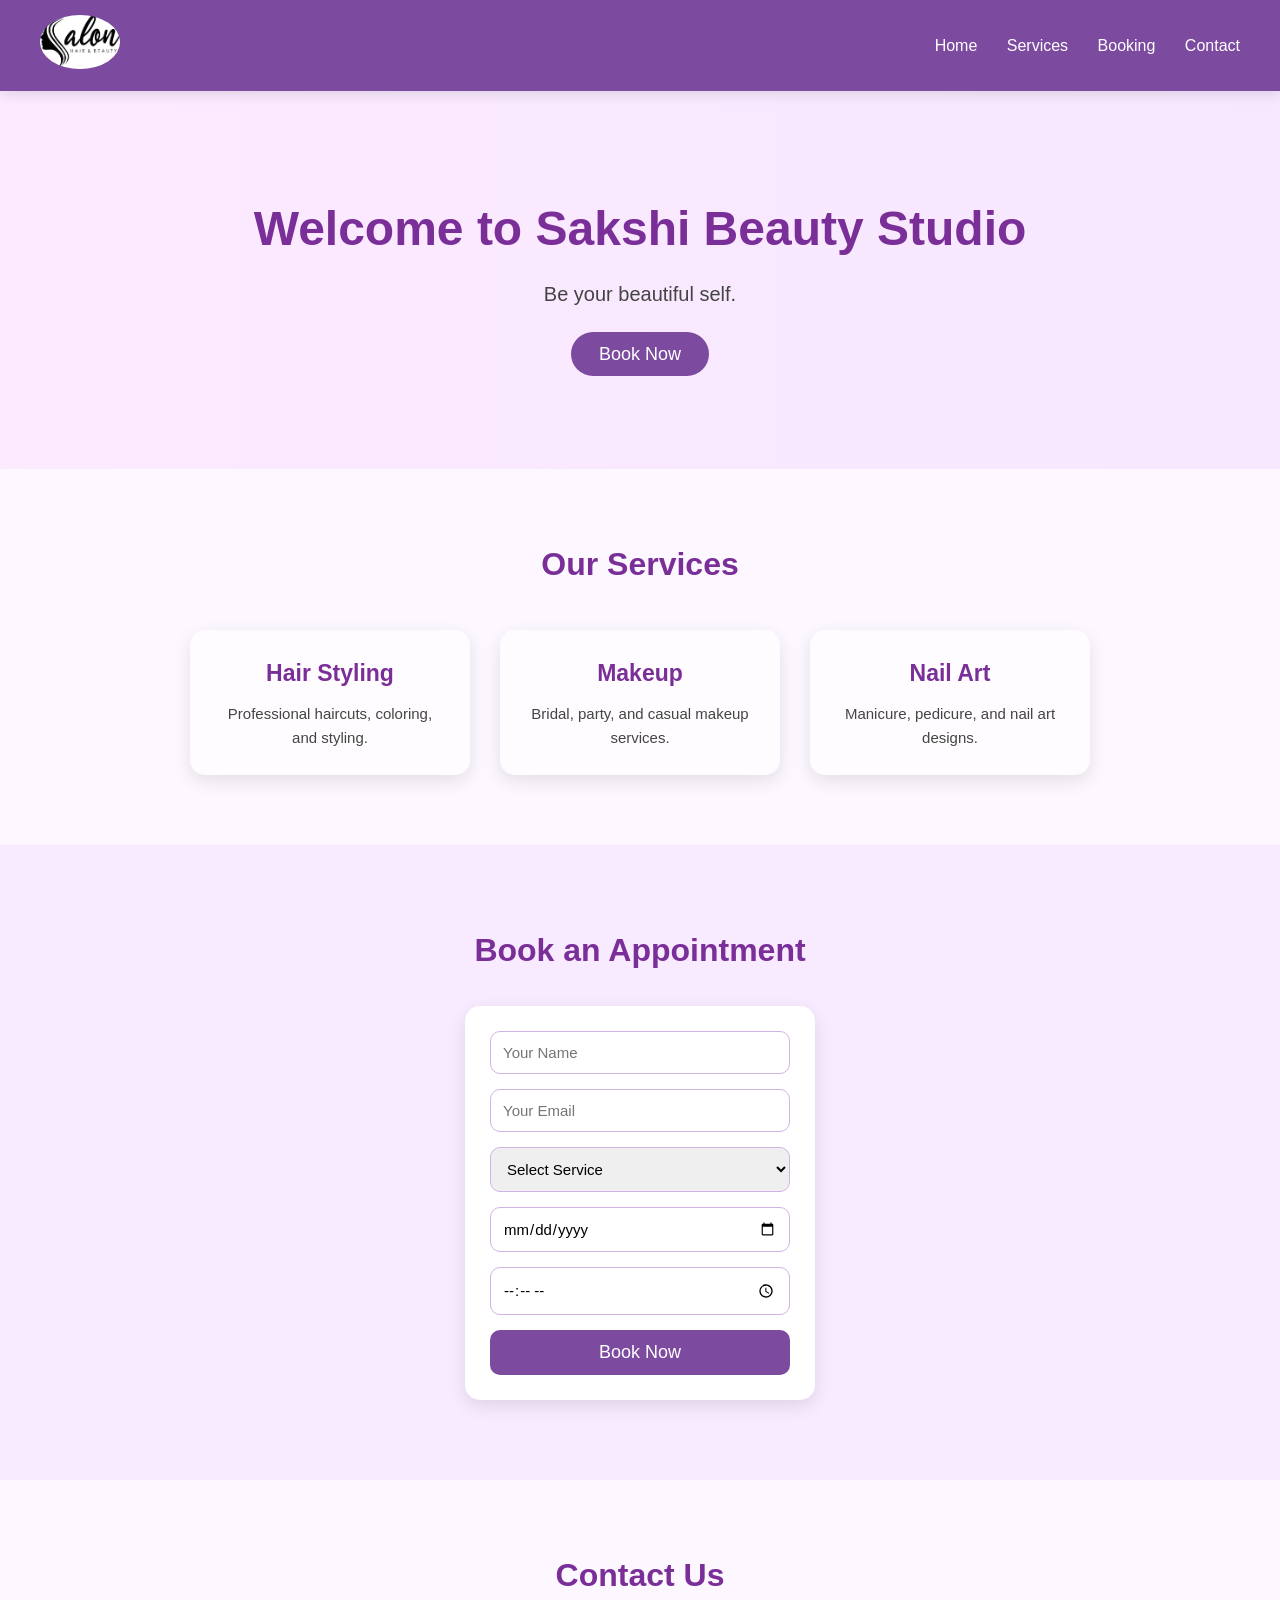
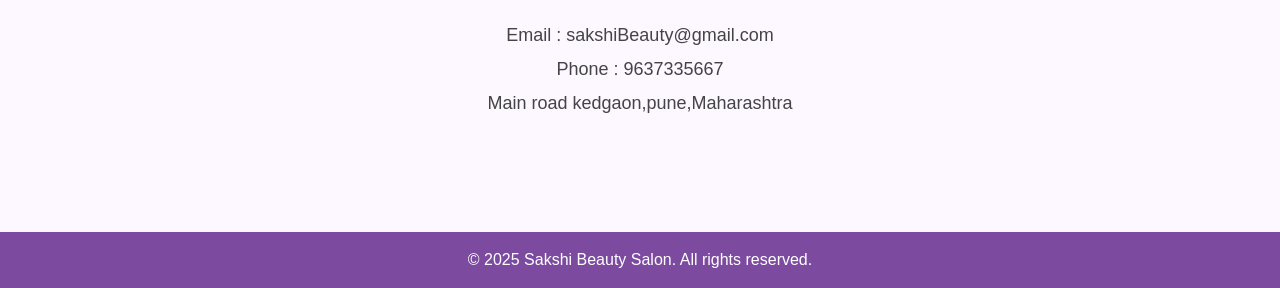
<file: index.html>
<!DOCTYPE html>
<html lang="en">
<head>
    <meta charset="UTF-8">
    <meta name="viewport" content="width=device-width, initial-scale=1.0">
    <title>Sakshi Beauty salon</title>
    <link rel="stylesheet" href="style.css">
    

</head>
<body>
    <!-- header -->
     <header>
        <div class="logo">
            <img src="logo.jpg" alt="Salon logo">
        </div>
        <nav>
            <a href="#home">Home</a>
            <a href="#services">Services</a>
            <a href="#booking">Booking</a>
            <a href="#contact">Contact</a>
        </nav>
     </header> 
     
     <!--hero section  -->
     <section id="home"class="hero">
        <h1>Welcome to Sakshi Beauty Studio</h1>
        <p>Be your beautiful self.</p>
        <a href="#booking" class="btn">Book Now</a>
     </section>

     <!-- Services section -->
      <section id="services">
        <h2>Our Services</h2>
        <div class="Service-container">
            <div class="Service-card">
               <h3>Hair Styling</h3>
               <p>Professional haircuts, coloring, and styling.</p>
            </div>
            <div class="Service-card">
                <h3>Makeup</h3>
                <p>Bridal, party, and casual makeup services.</p>
            </div>
            <div class="Service-card">
                <h3>Nail Art</h3>
                <p>Manicure, pedicure, and nail art designs.</p>
            </div>
        </div>

      </section>

      <!-- booking section -->
       <section id="booking">
        <h2>Book an Appointment</h2>
        <form id="booking-form">
            <input type="text" id="name" placeholder="Your Name" required>
            <input type="email" id="email" placeholder="Your Email" required>

            <select  id="service" required>
                <option value="">Select Service</option>
                <option value="hair">Hair Styling</option>
                <option value="makeup">Makeup</option>
                <option value="nails">Nail Art</option>
            </select>

             <input type="date" id="date" required>
            <input type="time" id="time" required>
            <button type="submit">Book Now</button>

        </form>

       </section>

       <!-- caontact section -->
        <section id="contact">
            <h2>Contact Us</h2>
            <p>Email : sakshiBeauty@gmail.com</p>
            <p>Phone : 9637335667</p>
            <p> Main road kedgaon,pune,Maharashtra</p>

        </section>

        <!-- footer section -->
         <footer>
            <p> © 2025 Sakshi Beauty Salon. All rights reserved.</p>
         </footer>

         <script src="script.js"></script>
         
</body>
</html>
</file>
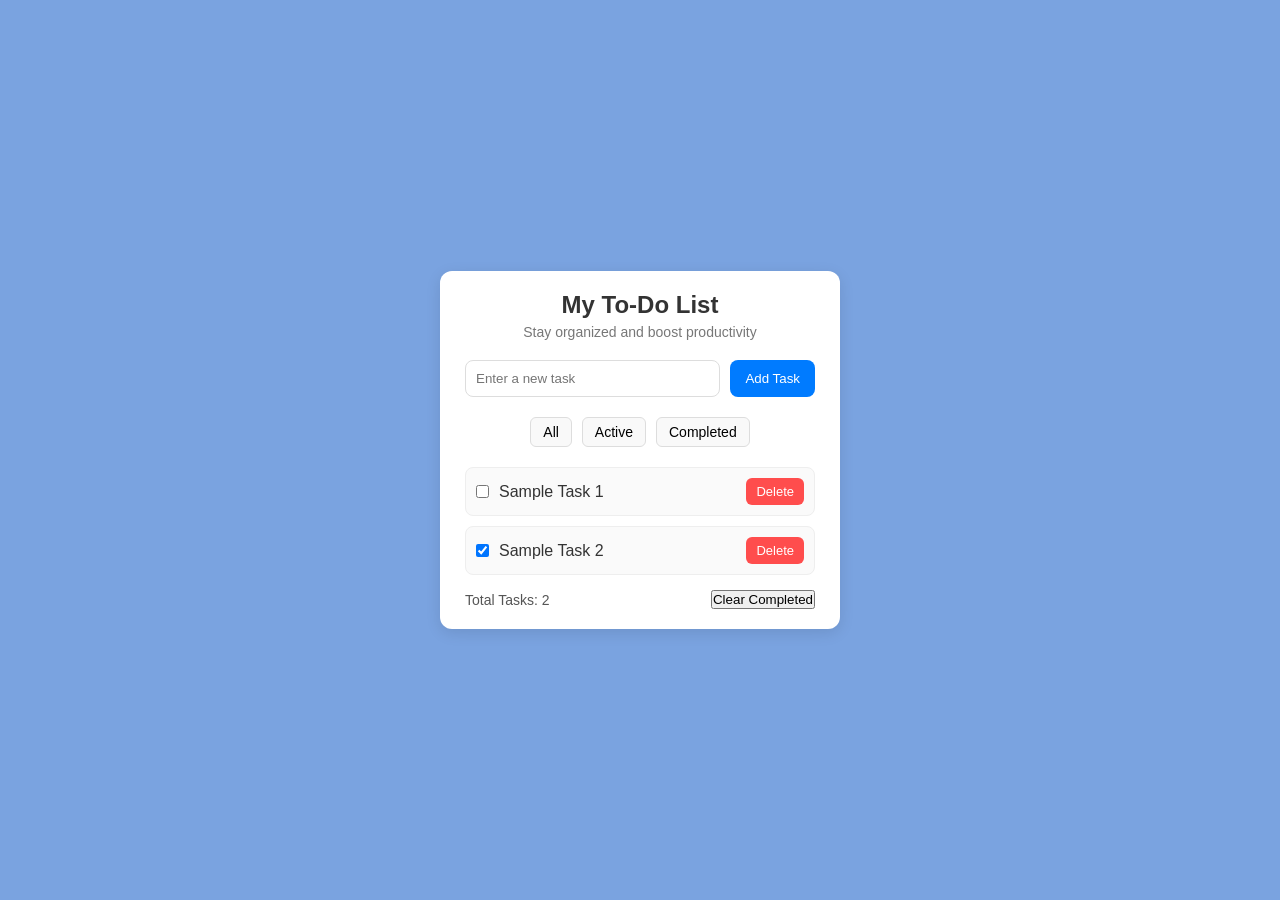
<file: To-Do List App UI/index.html>
<!DOCTYPE html>
<html lang="en">
<head>
    <meta charset="UTF-8">
    <meta name="viewport" content="width=device-width, initial-scale=1.0">
    <title>To-Do-List App </title>
    <link rel="stylesheet" href="style.css">
</head>
<body>
    <div class="todo-app">
        <header>
            <h1>My To-Do List</h1>
            <p>Stay organized and boost productivity</p>
        </header>

        <section class="task-input">
            <input type="text" id="task-input" placeholder="Enter a new task">
            <button id="add-task-btn">Add Task</button>
        </section>

        <section class="task-filters">
            <button class="filter-btn" data-filter="All">All</button>
            <button class="filter-btn" data-filter="Active">Active</button>
            <button class="filter-btn"data-filter="Completed">Completed</button>
        </section>


        <section class="task-list">
            <ul class="task-list">

                <!-- example input -->

                <li>
                    <input type="checkbox">
                    <span>Sample Task 1</span>
                    <button class="delete-btn">Delete</button>

                </li>


                <li>
               <input type="checkbox" checked>
                <span>Sample Task 2</span>
                <button class="delete-btn">Delete</button>
                </li>


            </ul>

        </section>

        <footer>
            <p>Total Tasks: <span class="task-count">2</span> </p>
            <button class="clear-completed-btn">Clear Completed</button>

        </footer>

    </div>
    
</body>
</html>
</file>
<file: style.css>
/* --------------------- */
header.shadow {
    box-shadow: 0 4px 20px rgba(0,0,0,0.2);
}


*{
    margin: 0;
    padding: 0;
    box-sizing: border-box;
    font-family: 'Poppins', sans-serif;
}

body
{
    background-color: #fdf7ff;
    color:#333;
    line-height: 1.6;
    
}

/* header */
header
{
    width: 100%;
    background:#7c4ba0;  /* soft luxury purple */
    padding: 15px 40px;
    display: flex;
    justify-content: space-between;
    align-items: center;
    position: sticky;
    top: 0;
    z-index: 100;
    box-shadow: 0 4px 12px rgba(0,0,0,0.1);


}

.logo img {
    width: 80px;
    height: auto;
    border-radius: 70%;
}


nav a{
    color: white;
    text-decoration: none;
    margin-left: 25px;
    font-size: 16px;
    font-weight: 500;
    transition: 0.3s ease;

}

nav a:hover{
    color: #ffe6ff;

}

/* Hero Section  */

.hero
{
    text-align: center;
    padding: 100px 20px;
    background: linear-gradient(to right, #fceaff, #f7e8ff);
}

.hero h1
{
    font-size: 48px;
    color: #7a2e98;
    margin-bottom: 10px;

}

.hero p
{
    font-size: 20px;
    color: #444;
    margin-bottom: 30px;
}

.btn
{
    background: #7c4ba0;
    color: white;
    padding: 12px 28px;
    font-size: 18px;
    border-radius: 30px;
    /* text decoration is for remove underline */
    text-decoration: none; 
    transition: 0.3s ease;


}
.btn:hover
{
    background: #9d6ec4;
}

/* services section */
#services
{
    padding: 70px 20px;
    text-align: center;
}

#services h2
{
    color: #7a2e98;
    font-size: 32px;
    margin-bottom: 40px;
}

.Service-container
{
   display: flex;
   justify-content: center;
   gap: 30px;
   flex-wrap: wrap;
   /* flex wrap -> wrap the lines on small screen --by default all 
   texts try to fix in same line only thats why we using here for responsive website */

}

.Service-card {
    width: 280px;
    background: rgba(255, 255, 255, 0.6);
    padding: 25px;
    border-radius: 15px;
     backdrop-filter: blur(10px);
     box-shadow: 0 6px 18px rgba(0,0,0,0.1);
     transition: 0.3s ease;
}

.Service-card:hover {
    transform:  translateY(-10px);
    box-shadow: 0 13px 20px rgba(0,0,0,0.15);
}


.Service-card h3{
    margin-bottom: 10px;
    font-size: 23px;
    color: #7a2e98;

}

.Service-card p {
     font-size: 15px;
    color: #444;

}

/* booking section */
#booking
{
    text-align: center;
    padding: 80px 20px;
    background: #f8eaff;
}
#booking h2
{
    color: #7a2e98;
    margin-bottom: 30px;
    font-size: 32px;
}

form
{
    width: 350px;
    margin: auto;
    background: white;
    padding: 25px;
    border-radius: 15px;
     box-shadow: 0 6px 18px rgba(0,0,0,0.1);

}

form input,form select
{
    width: 100%;
    padding: 12px;
    margin-bottom: 15px;
    font-size: 15px;
    border: 1px solid #d1b3e4;
    border-radius: 10px;
    outline: none;
    transition: 0.3s;
}

form input:focus , form select:focus 
{
    border-color: #7a2e98;

}

button{
     width: 100%;
    padding: 12px;
    background: #7c4ba0;
    color: white;
    font-size: 18px;
    border: none;
    border-radius: 10px;
    cursor: pointer;
    transition: 0.3s ease;
}
button:hover {
    background: #9058bd;
}

/* contact section */
#contact
{
    padding: 70px 20px;
    text-align: center;
}
#contact h2 {
    font-size: 32px;
    margin-bottom: 20px;
    color: #7a2e98;
}

#contact p{
    font-size: 18px;
    margin: 5px 0;
    color: #444;
}

/* footer */

footer
{
    background: #7c4ba0;
    color: white;
    text-align: center;
    padding: 15px;
    margin-top: 40px;
    font-size: 16px;
}
</file>
<file: To-Do List App UI/style.css>
/* Reset */
* {
  margin: 0;
  padding: 0;
  box-sizing: border-box;
  font-family: Arial, sans-serif;
}

body {
  background: #7aa3e0;
  display: flex;
  justify-content: center;
  align-items: center;
  min-height: 100vh;
}

/* App Container */
.todo-app {
  background: #fff;
  padding: 20px 25px;
  border-radius: 12px;
  box-shadow: 0 4px 15px rgba(0,0,0,0.1);
  width: 400px;
}

/* Header */
header {
  text-align: center;
  margin-bottom: 20px;
}

header h1 {
  color: #333;
  font-size: 24px;
  margin-bottom: 5px;
}

header p {
  color: #777;
  font-size: 14px;
}

/* Task Input */
.task-input {
  display: flex;
  gap: 10px;
  margin-bottom: 20px;
}

.task-input input {
  flex: 1;
  padding: 10px;
  border: 1px solid #ddd;
  border-radius: 8px;
  outline: none;
}

.task-input button {
  background: #007bff;
  color: #fff;
  border: none;
  padding: 10px 15px;
  border-radius: 8px;
  cursor: pointer;
  transition: background 0.2s ease;
}

.task-input button:hover {
  background: #0056b3;
}

/* Filters */
.task-filters {
  display: flex;
  justify-content: center;
  gap: 10px;
  margin-bottom: 20px;
}

.filter-btn {
  border: 1px solid #ddd;
  background: #f9f9f9;
  padding: 6px 12px;
  border-radius: 6px;
  cursor: pointer;
  font-size: 14px;
}

.filter-btn:hover {
  background: #007bff;
  color: #fff;
}

/* Task List */
.task-list ul {
  list-style: none;
}

.task-list li {
  display: flex;
  align-items: center;
  justify-content: space-between;
  background: #fafafa;
  padding: 10px;
  border: 1px solid #eee;
  border-radius: 8px;
  margin-bottom: 10px;
}

.task-list li span {
  flex: 1;
  margin-left: 10px;
  color: #333;
}

.task-list li input[type="checkbox"] {
  cursor: pointer;
}

.task-list li.completed span {
  text-decoration: line-through;
  color: #999;
}

/* Delete Button */
.delete-btn {
  background: #ff4d4d;
  color: #fff;
  border: none;
  padding: 6px 10px;
  border-radius: 6px;
  cursor: pointer;
  font-size: 13px;
}

.delete-btn:hover {
  background: #cc0000;
}

/* Footer */
footer {
  display: flex;
  justify-content: space-between;
  align-items: center;
  margin-top: 15px;
}

footer p {
  font-size: 14px;
  color: #555;
}

#clear-completed-btn {
  background: #6c757d;
  color: #fff;
  border: none;
  padding: 6px 12px;
  border-radius: 6px;
  cursor: pointer;
}

#clear-completed-btn:hover {
  background: #495057;
}
</file>
